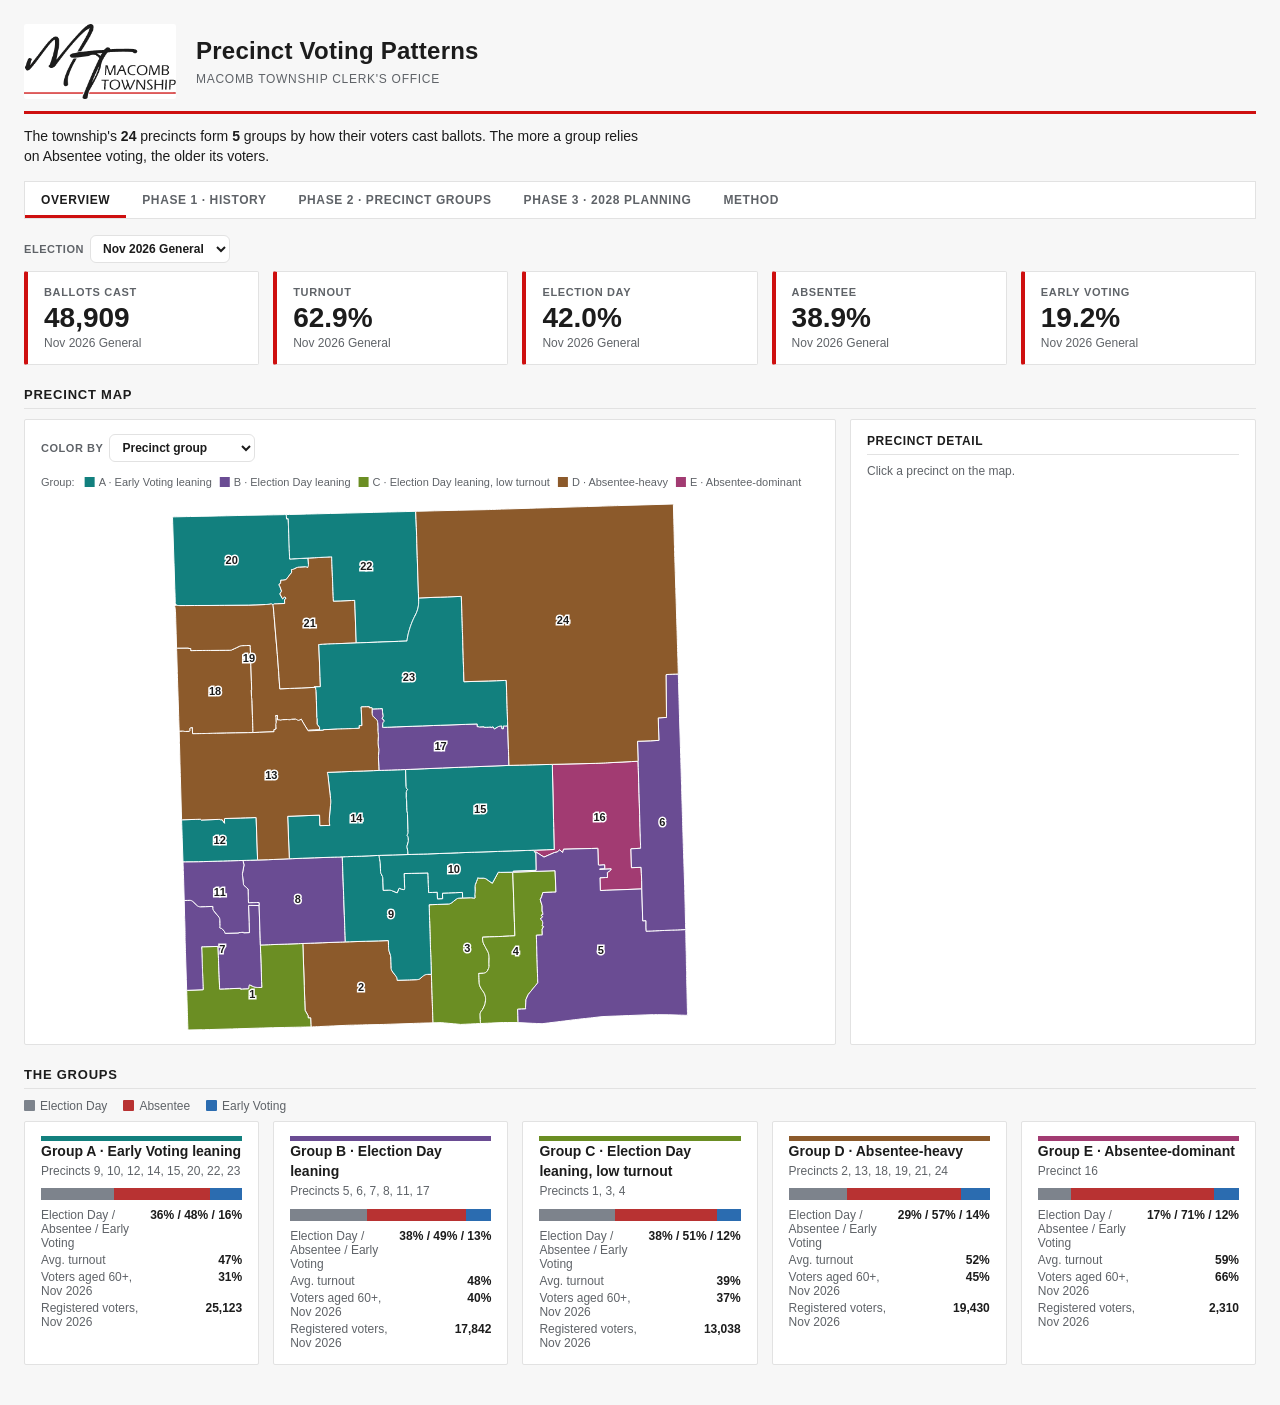
<file: projects/macomb-precinct-dashboard/index.html>
<!DOCTYPE html>
<html lang="en">
<head>
<meta charset="utf-8">
<meta name="viewport" content="width=device-width, initial-scale=1">
<title>Precinct Voting Patterns | Macomb Township Clerk's Office</title>
<link rel="stylesheet" href="mt.css">
<link rel="stylesheet" href="mt-logo.css">
<style>
  :root { --color-fg:#1C1C1C; --color-fg-muted:#5F6368; --color-panel:#FFFFFF; --color-border-line:#E2E2E2;
    --cds-pad-lg:24px; --cds-border:#D6D6D6; --cds-surface-popover:#FFFFFF; --cds-shadow-popover:0 2px 8px rgba(0,0,0,.15);
    --cds-text-secondary:#5F6368; --cds-chart-grid:#ECECEC; --cds-chart-axis:#BDBDBD; --cds-dur-slow:.3s; }
  html, body { margin:0; background:#F7F7F7; }
  #dash-root { padding: 20px 24px 40px; }
  .dash-select { font: inherit; font-size: 12px; font-weight: 600; text-transform: none; letter-spacing: 0; color: var(--color-fg);
    background: #fff; border: 1px solid var(--color-border-line); border-radius: 6px; padding: 5px 8px; }
  .mt section[hidden] { display: none; }
</style>
<script src="d3.min.js"></script>
<script src="shim.js"></script>
</head>
<body>
<div id="dash-root">

<div class="mt">
  <header class="mt-head">
    <div class="mt-logo" role="img" aria-label="Macomb Township logo"></div>
    <div class="mt-titles">
      <p class="mt-title">Precinct Voting Patterns</p>
      <p class="mt-sub">Macomb Township Clerk's Office</p>
    </div>
  </header>
  <p class="mt-lede">The township's <b data-draw="h_np" data-source="headline" data-field="n_precincts">—</b> precincts form <b data-draw="h_ng" data-source="headline" data-field="n_groups">—</b> groups by how their voters cast ballots. The more a group relies on Absentee voting, the older its voters.</p>

  <div class="tabs" role="tablist" style="margin-top: 14px; border-top: 1px solid var(--color-border-line)">
    <button class="tab" role="tab" data-tab="overview" aria-selected="true">Overview</button>
    <button class="tab" role="tab" data-tab="phase1" aria-selected="false">Phase 1 · History</button>
    <button class="tab" role="tab" data-tab="phase2" aria-selected="false">Phase 2 · Precinct groups</button>
    <button class="tab" role="tab" data-tab="phase3" aria-selected="false">Phase 3 · 2028 planning</button>
    <button class="tab" role="tab" data-tab="method" aria-selected="false">Method</button>
  </div>

  <!-- ============ OVERVIEW ============ -->
  <section id="overview" data-page="overview">
    <div class="controls">
      <label>Election
        <select class="dash-select mt-elect" aria-label="Election shown on this page">
          <option value="2026-11-03">Nov 2026 General</option>
          <option value="2026-08-04">Aug 2026 Primary</option>
          <option value="2024-11-05">Nov 2024 General</option>
          <option value="2024-08-06">Aug 2024 Primary</option>
        </select>
      </label>
    </div>
    <div class="tiles">
      <div class="card tile"><div class="lab">Ballots cast</div><div class="val" data-draw="e_bal" data-source="election_totals" data-field="ballots">—</div><div class="sub" data-draw="e_name" data-source="election_totals" data-field="election">—</div></div>
      <div class="card tile"><div class="lab">Turnout</div><div class="val" data-draw="e_turn" data-source="election_totals" data-field="turnout">—</div><div class="sub" data-draw="e_name" data-source="election_totals" data-field="election">—</div></div>
      <div class="card tile"><div class="lab">Election Day</div><div class="val" data-draw="e_ed" data-source="election_totals" data-field="pct_election_day">—</div><div class="sub" data-draw="e_name" data-source="election_totals" data-field="election">—</div></div>
      <div class="card tile"><div class="lab">Absentee</div><div class="val" data-draw="e_av" data-source="election_totals" data-field="pct_absentee">—</div><div class="sub" data-draw="e_name" data-source="election_totals" data-field="election">—</div></div>
      <div class="card tile"><div class="lab">Early Voting</div><div class="val" data-draw="e_ev" data-source="election_totals" data-field="pct_early">—</div><div class="sub" data-draw="e_name" data-source="election_totals" data-field="election">—</div></div>
    </div>

    <h2 id="map-heading">Precinct map</h2>
    <div class="grid wide">
      <div class="card" id="map-card">
        <div class="controls">
          <label>Color by
            <select class="dash-select mt-metric" aria-label="Color the map by">
              <option value="group">Precinct group</option>
              <option value="turnout_rate">Turnout</option>
              <option value="pct_absentee">Absentee share</option>
              <option value="pct_early">Early Voting share</option>
              <option value="pct_election_day">Election Day share</option>
            </select>
          </label>
        </div>
        <div class="chart map" id="map" data-draw="map" data-source="precinct_boundaries precincts precinct_elections"></div>
      </div>
      <div class="card" id="precinct-detail">
        <h3>Precinct detail</h3>
        <p class="note mt-hint">Click a precinct on the map.</p>
        <div class="mt-detail" data-draw="detail" data-source="precincts">—</div>
        <div class="tablebox mt-detail-table" style="margin-top: 10px">
          <table data-source="precinct_elections" data-row-key="election_date,precinct">
            <thead><tr><th data-field="election">Election</th><th class="num" data-field="total_votes">Ballots</th><th class="num" data-field="turnout_rate">Turnout</th><th class="num" data-field="pct_election_day">ED</th><th class="num" data-field="pct_absentee">AV</th><th class="num" data-field="pct_early">Early Voting</th></tr></thead>
            <tbody data-draw="detail_rows"></tbody>
          </table>
        </div>
      </div>
    </div>

    <h2 id="groups-heading">The groups</h2>
    <div class="legend" data-draw="mix_legend">—</div>
    <div class="gcards" id="group-cards" data-draw="group_cards" data-source="groups group_age">—</div>
  </section>

  <!-- ============ PHASE 1 ============ -->
  <section id="phase1" data-page="phase1" hidden>
    <div class="grid">
      <div class="card" id="p1-turnout-card">
        <h3>Turnout, 2002–2026</h3>
        <p class="note">Hollow points are presidential years.</p>
        <div class="legend" data-draw="p1_turnout_legend">—</div>
        <div class="chart" id="p1-turnout" data-draw="p1_turnout" data-source="history"></div>
      </div>
      <div class="card" id="p1-mix-card">
        <h3>How ballots were cast</h3>
        <div class="controls">
          <label>Election type
            <select class="dash-select mt-p1kind" aria-label="Election type">
              <option value="General">General</option>
              <option value="Primary">Primary</option>
            </select>
          </label>
        </div>
        <p class="note">Early Voting began in 2024.</p>
        <div class="legend" data-draw="mix_legend">—</div>
        <div class="chart" id="p1-mix" data-draw="p1_mix" data-source="history"></div>
      </div>
    </div>
    <div class="grid stack">
      <div class="card" id="p1-maps-card">
        <h3>Precinct map changes</h3>
        <p class="note">History is shown township-wide only; precinct boundaries before 2024 differ.</p>
        <table data-source="precinct_maps" data-row-key="period">
          <thead><tr><th data-field="period">Period</th><th class="num" data-field="precincts">Precincts</th></tr></thead>
          <tbody data-draw="p1_maps"></tbody>
        </table>
      </div>
    </div>
  </section>

  <!-- ============ PHASE 2 ============ -->
  <section id="phase2" data-page="phase2" hidden>
    <div class="legend" data-draw="group_legend">—</div>
    <div class="grid">
      <div class="card" id="p2-scatter-card">
        <h3>Precincts by voting profile</h3>
        <p class="note">Nearby precincts vote alike.</p>
        <div class="chart" id="p2-scatter" data-draw="p2_scatter" data-source="precincts"></div>
      </div>
      <div class="card" id="p2-mix-card">
        <h3>Ballot method by group</h3>
        <div class="legend" data-draw="mix_legend">—</div>
        <div class="chart" id="p2-mix" data-draw="p2_mix" data-source="group_election_mix"></div>
      </div>
    </div>
    <div class="card stack" id="p2-age-card">
      <h3>Voters by age, by group</h3>
      <p class="note">Age was not used to form the groups; the pattern is an independent check.</p>
      <div class="legend" data-draw="age_legend">—</div>
      <div class="chart" id="p2-age" data-draw="p2_age" data-source="group_age"></div>
    </div>
    <div class="card stack" id="p2-table-card">
      <h3>All precincts</h3>
      <p class="note">Four-election averages. Click a header to sort, a row to view on the map.</p>
      <div class="tablebox">
        <table class="mt-p2t" data-source="precincts" data-row-key="precinct">
          <thead><tr>
            <th data-field="precinct"><button data-sort="precinct">Pct</button></th>
            <th data-field="poll_location"><button data-sort="poll_location">Polling place</button></th>
            <th data-field="group_label"><button data-sort="cluster">Group</button></th>
            <th data-field="stability"><button data-sort="elections_in_group">Consistency</button></th>
            <th class="num" data-field="avg_pct_election_day"><button data-sort="avg_pct_election_day">Election Day</button></th>
            <th class="num" data-field="avg_pct_absentee"><button data-sort="avg_pct_absentee">Absentee</button></th>
            <th class="num" data-field="avg_pct_early"><button data-sort="avg_pct_early">Early Voting</button></th>
            <th class="num" data-field="avg_turnout_rate"><button data-sort="avg_turnout_rate">Turnout</button></th>
            <th class="num" data-field="avg_voters_60plus_share"><button data-sort="avg_voters_60plus_share">Voters 60+</button></th>
          </tr></thead>
          <tbody data-draw="p2_rows"></tbody>
        </table>
      </div>
    </div>
  </section>

  <!-- ============ PHASE 3 ============ -->
  <section id="phase3" data-page="phase3" hidden>
    <div class="controls">
      <label>Scenario
        <select class="dash-select mt-scn" aria-label="2028 scenario">
          <option value="base">Base: repeat 2024 pattern</option>
          <option value="low">Lower turnout (2004/2016 level)</option>
          <option value="early">Early Voting grows (+5 pts)</option>
        </select>
      </label>
      <span>Planning scenario, not a forecast. See Method for assumptions.</span>
    </div>
    <div class="tiles">
      <div class="card tile"><div class="lab">Projected ballots</div><div class="val" data-draw="s_tot" data-source="township_2028" data-field="total_2028">—</div><div class="sub"><span data-draw="s_pct" data-source="township_2028" data-field="pct_change_vs_2024">—</span> vs Nov 2024</div></div>
      <div class="card tile"><div class="lab">Election Day</div><div class="val" data-draw="s_ed" data-source="township_2028" data-field="election_day_2028">—</div><div class="sub"><span data-draw="s_ed24" data-source="township_2028" data-field="election_day_2024">—</span> in Nov 2024</div></div>
      <div class="card tile"><div class="lab">Absentee</div><div class="val" data-draw="s_av" data-source="township_2028" data-field="absentee_2028">—</div><div class="sub"><span data-draw="s_av24" data-source="township_2028" data-field="absentee_2024">—</span> in Nov 2024</div></div>
      <div class="card tile"><div class="lab">Early Voting</div><div class="val" data-draw="s_ev" data-source="township_2028" data-field="early_2028">—</div><div class="sub"><span data-draw="s_ev24" data-source="township_2028" data-field="early_2024">—</span> in Nov 2024</div></div>
    </div>
    <div class="grid stack">
      <div class="card" id="p3-surge-card">
        <h3>Presidential-year turnout jump, by group</h3>
        <div class="legend" data-draw="yr_legend">—</div>
        <div class="chart" id="p3-surge" data-draw="p3_surge" data-source="presidential_vs_midterm"></div>
      </div>
      <div class="card" id="p3-groups-card">
        <h3>Ballots by method: 2026 vs 2028</h3>
        <p class="note">Extra presidential-year ballots come through Early Voting and Absentee.</p>
        <div class="legend" data-draw="yr2_legend">—</div>
        <div class="chart" id="p3-groups" data-draw="p3_groups" data-source="group_2028"></div>
      </div>
    </div>
    <div class="card stack" id="p3-table-card">
      <h3>2028 by precinct</h3>
      <div class="tablebox">
        <table data-source="scenario_2028" data-row-key="scenario,precinct">
          <thead><tr>
            <th data-field="precinct">Pct</th><th data-field="poll_location">Polling place</th><th data-field="group_label">Group</th>
            <th class="num" data-field="election_day_2028">Election Day</th><th class="num" data-field="absentee_2028">Absentee</th><th class="num" data-field="early_2028">Early Voting</th>
            <th class="num" data-field="total_2028">Total</th><th class="num" data-field="change_vs_2024">vs 2024</th>
          </tr></thead>
          <tbody data-draw="p3_rows"></tbody>
        </table>
      </div>
    </div>
  </section>

  <!-- ============ METHOD ============ -->
  <section id="method" data-page="method" hidden>
    <div class="grid">
      <div class="card">
        <h3>How the groups were formed</h3>
        <ol class="steps">
          <li>Ballots by method and turnout for each precinct in the four elections on the current map.</li>
          <li>Each measure compared within its own election, so presidential-year turnout doesn't drive the groups.</li>
          <li>Each precinct's profile averaged across the four elections.</li>
          <li>Precincts grouped with k-means; the number of groups chosen with the elbow, silhouette and gap tests.</li>
          <li>Age added afterward to describe the groups.</li>
        </ol>
      </div>
      <div class="card" id="elbow-card">
        <h3>Choosing the number of groups</h3>
        <p class="note">Spread within groups falls steeply until five groups, then levels off.</p>
        <div class="chart" id="m-elbow" data-draw="m_elbow" data-source="robustness"></div>
      </div>
    </div>
    <div class="card stack" id="robust-card">
      <h3>Fit and robustness by number of groups</h3>
      <p class="note">Higher is better except within-group spread. Agreement runs from 0 (chance) to 1 (identical groups).</p>
      <div class="tablebox">
        <table data-source="robustness" data-row-key="k">
          <thead><tr><th data-field="k">Groups</th><th class="num" data-field="within_group_ss">Within-group spread</th><th class="num" data-field="silhouette">Silhouette</th><th class="num" data-field="gap">Gap</th><th class="num" data-field="agree_gmm">vs mixture model</th><th class="num" data-field="agree_ward">vs hierarchical</th><th class="num" data-field="agree_drop_one_election">Drop one election</th></tr></thead>
          <tbody data-draw="m_rob"></tbody>
        </table>
      </div>
    </div>
    <details>
      <summary>Definitions and assumptions</summary>
      <dl>
        <dt>Turnout</dt><dd>Ballots ÷ registered voters. Nov 2026 registration from the Nov 3 turnout export.</dd>
        <dt>ED / AV / Early Voting</dt><dd>Election Day, Absentee and Early Voting ballots as shares of all ballots.</dd>
        <dt>Consistency</dt><dd>How often each election, on its own, places the precinct in its group: Stable = all 4 elections, Mostly stable = 3, Shifts = 2 or fewer.</dd>
        <dt>2028 registration</dt><dd>Nov 2026 registration grown at each precinct's 2024–2026 rate.</dd>
        <dt>2028 base</dt><dd>Nov 2026 turnout and ballot mix, shifted by the group's 2024-vs-2026 change.</dd>
        <dt>Lower turnout</dt><dd>Base scaled to the lowest presidential turnout since 2004.</dd>
        <dt>Early Voting growth</dt><dd>Five more points of ballots cast through Early Voting. A what-if.</dd>
        <dt>Not included</dt><dd>Individual voter records, outreach history, and precinct data before the 2024 redraw.</dd>
      </dl>
    </details>
  </section>

</div>

</div>
<script src="mt-core.js"></script>
<script src="mt-charts.js"></script>
</body>
</html>
</file>
<file: projects/macomb-precinct-dashboard/mt.css>
#dash-root { --dash-gutter: var(--cds-pad-lg); }
.mt { --mt-red: #CE0F0F; --mt-ink: #1C1C1C; --mt-rule: #D6D6D6; --mt-soft: #F4F4F4;
  font-family: "Segoe UI", Arial, Helvetica, sans-serif; color: var(--color-fg); max-width: 1280px; margin-inline: auto; font-size: 14px; }
.mt h2 { font-size: 13px; font-weight: 700; letter-spacing: .06em; text-transform: uppercase; color: var(--color-fg); margin: 22px 0 10px; padding-bottom: 6px; border-bottom: 1px solid var(--color-border-line); }
.mt h3 { font-size: 12px; font-weight: 700; letter-spacing: .05em; text-transform: uppercase; color: var(--color-fg); margin: 0 0 4px; }
.mt p { margin: 0 0 8px; line-height: 1.45; }
.mt .note { color: var(--color-fg-muted); font-size: 12px; margin: 0 0 10px; }

/* header */
.mt .mt-head { display: flex; align-items: center; gap: 20px; flex-wrap: wrap; padding: 4px 0 12px; border-bottom: 3px solid var(--mt-red); }
.mt .mt-logo { width: 152px; height: 75px; flex: none; background: #fff center / contain no-repeat; border-radius: 2px; }
.mt .mt-titles { flex: 1 1 18rem; min-width: 0; }
.mt .mt-title { font-size: 24px; font-weight: 600; color: var(--color-fg); margin: 0; letter-spacing: .01em; }
.mt .mt-sub { font-size: 12px; color: var(--color-fg-muted); margin: 2px 0 0; text-transform: uppercase; letter-spacing: .06em; }
.mt .mt-lede { font-size: 14px; margin: 12px 0 0; max-width: 80ch; }
.mt .mt-lede b { font-weight: 700; font-variant-numeric: tabular-nums; }

/* tabs */
.mt .tabs { display: flex; flex-wrap: wrap; gap: 0; background: var(--color-panel); border: 1px solid var(--color-border-line); border-top: 0; margin: 0 0 16px; }
.mt .tab { font: inherit; font-size: 12px; font-weight: 600; letter-spacing: .05em; text-transform: uppercase; background: none; border: 0; border-bottom: 3px solid transparent; color: var(--color-fg-muted); padding: 11px 16px 8px; cursor: pointer; }
.mt .tab:hover { color: var(--color-fg); }
.mt .tab[aria-selected="true"] { color: var(--color-fg); border-bottom-color: var(--mt-red); }

/* layout */
.mt .grid { display: grid; gap: 14px; grid-template-columns: repeat(auto-fit, minmax(min(100%, 22rem), 1fr)); }
.mt .grid.wide { grid-template-columns: minmax(0, 2fr) minmax(min(100%, 20rem), 1fr); }
@media (max-width: 760px) { .mt .grid.wide { grid-template-columns: 1fr; } }
.mt .stack { margin-top: 14px; }
.mt .card { background: var(--color-panel); border: 1px solid var(--color-border-line); border-radius: 2px; padding: 14px 16px; min-width: 0; }
.mt .card > h3 { padding-bottom: 6px; margin-bottom: 8px; border-bottom: 1px solid var(--color-border-line); }

/* KPI tiles */
.mt .tiles { display: grid; gap: 14px; grid-template-columns: repeat(auto-fit, minmax(min(100%, 12rem), 1fr)); }
.mt .tile { border-left: 4px solid var(--mt-red); }
.mt .tile .lab { color: var(--color-fg-muted); font-size: 11px; font-weight: 600; letter-spacing: .06em; text-transform: uppercase; }
.mt .tile .val { font-size: 28px; font-weight: 600; font-variant-numeric: tabular-nums; margin: 4px 0 2px; color: var(--color-fg); }
.mt .tile .sub { color: var(--color-fg-muted); font-size: 12px; }

/* controls */
.mt .controls { display: flex; flex-wrap: wrap; gap: 14px; align-items: center; margin-bottom: 8px; font-size: 12px; color: var(--color-fg-muted); }
.mt .controls label { display: inline-flex; gap: 6px; align-items: center; font-weight: 600; text-transform: uppercase; letter-spacing: .05em; font-size: 11px; }

/* charts */
.mt .chart { position: relative; min-height: 240px; }
.mt .chart.map { min-height: 420px; }
.mt .chart svg { display: block; overflow: visible; }
.mt .tip { position: absolute; pointer-events: none; background: var(--cds-surface-popover); border: 1px solid var(--cds-border); border-radius: 2px; box-shadow: var(--cds-shadow-popover); padding: 6px 9px; font-size: 12px; white-space: nowrap; z-index: 2; }
.mt .tip .t { color: var(--cds-text-secondary); font-weight: 600; margin-bottom: 2px; }
.mt .tick text, .mt .lbl { fill: var(--color-fg-muted); font-size: 11px; font-family: "Segoe UI", Arial, Helvetica, sans-serif; }
.mt .tick line { stroke: var(--cds-chart-grid); }
.mt .domain { stroke: var(--cds-chart-axis); }
.mt .legend { display: flex; flex-wrap: wrap; gap: 4px 16px; font-size: 12px; color: var(--color-fg-muted); margin-bottom: 8px; }
.mt .legend i { display: inline-block; width: 11px; height: 11px; border-radius: 1px; margin-right: 5px; vertical-align: -1px; }

/* tables */
.mt .tablebox { max-height: 30rem; overflow: auto; border: 1px solid var(--color-border-line); }
.mt table { width: 100%; border-collapse: collapse; font-size: 12px; font-variant-numeric: tabular-nums; }
.mt th { text-align: left; font-weight: 700; font-size: 11px; letter-spacing: .04em; text-transform: uppercase; color: var(--color-fg); padding: 7px 9px; border-bottom: 2px solid var(--color-fg); position: sticky; top: 0; background: var(--color-panel); }
.mt th.num, .mt td.num { text-align: right; }
.mt th button { font: inherit; color: inherit; background: none; border: 0; padding: 0; cursor: pointer; text-transform: inherit; letter-spacing: inherit; }
.mt td { padding: 6px 9px; border-bottom: 1px solid var(--color-border-line); }
.mt tbody tr:nth-child(even) td { background: color-mix(in srgb, var(--color-fg) 3%, transparent); }
.mt tbody tr:hover td { background: color-mix(in srgb, var(--mt-red) 6%, transparent); }
.mt tr.sel td { background: color-mix(in srgb, var(--mt-red) 12%, transparent) !important; font-weight: 600; }
.mt .sw { display: inline-block; width: 10px; height: 10px; border-radius: 1px; margin-right: 6px; vertical-align: -1px; }
.mt .bar { display: inline-block; height: 8px; vertical-align: middle; margin-right: 6px; background: #8C8C8C; }

/* group cards */
.mt .gcards { display: grid; gap: 14px; grid-template-columns: repeat(auto-fit, minmax(min(100%, 13.5rem), 1fr)); }
.mt .gcard { border-top: 5px solid; }
.mt .gcard .gname { font-size: 14px; font-weight: 700; margin: 0 0 2px; }
.mt .gcard .gpcts { font-size: 12px; color: var(--color-fg-muted); margin: 0 0 8px; }
.mt .mix { display: flex; height: 12px; overflow: hidden; margin: 0 0 8px; }
.mt .kv { display: grid; grid-template-columns: 1fr auto; gap: 3px 10px; font-size: 12px; }
.mt .kv span:nth-child(odd) { color: var(--color-fg-muted); }
.mt .kv span:nth-child(even) { font-weight: 600; text-align: right; font-variant-numeric: tabular-nums; }
.mt .detail-name { font-size: 20px; font-weight: 600; margin: 0; }

/* method */
.mt details { margin-top: 16px; border: 1px solid var(--color-border-line); padding: 10px 14px; background: var(--color-panel); }
.mt summary { cursor: pointer; font-weight: 700; font-size: 12px; text-transform: uppercase; letter-spacing: .05em; }
.mt dl { display: grid; grid-template-columns: minmax(8rem, max-content) 1fr; gap: 6px 16px; font-size: 12px; margin: 10px 0 0; }
.mt dt { font-weight: 700; }
.mt dd { margin: 0; color: var(--color-fg-muted); }
.mt ol.steps { padding-left: 1.2rem; line-height: 1.5; margin: 0; font-size: 13px; }
.mt ol.steps li { margin-bottom: 4px; }
.mt .mt-foot { margin-top: 20px; padding-top: 8px; border-top: 1px solid var(--color-border-line); font-size: 11px; color: var(--color-fg-muted); }
[data-dash-source-state=refreshing] { opacity: .5; transition: opacity var(--cds-dur-slow); }
[data-dash-source-state=empty] { color: transparent; }
</file>
<file: projects/macomb-precinct-dashboard/mt-logo.css>
.mt .mt-logo { background-image: url("[data-uri]"); }
</file>
